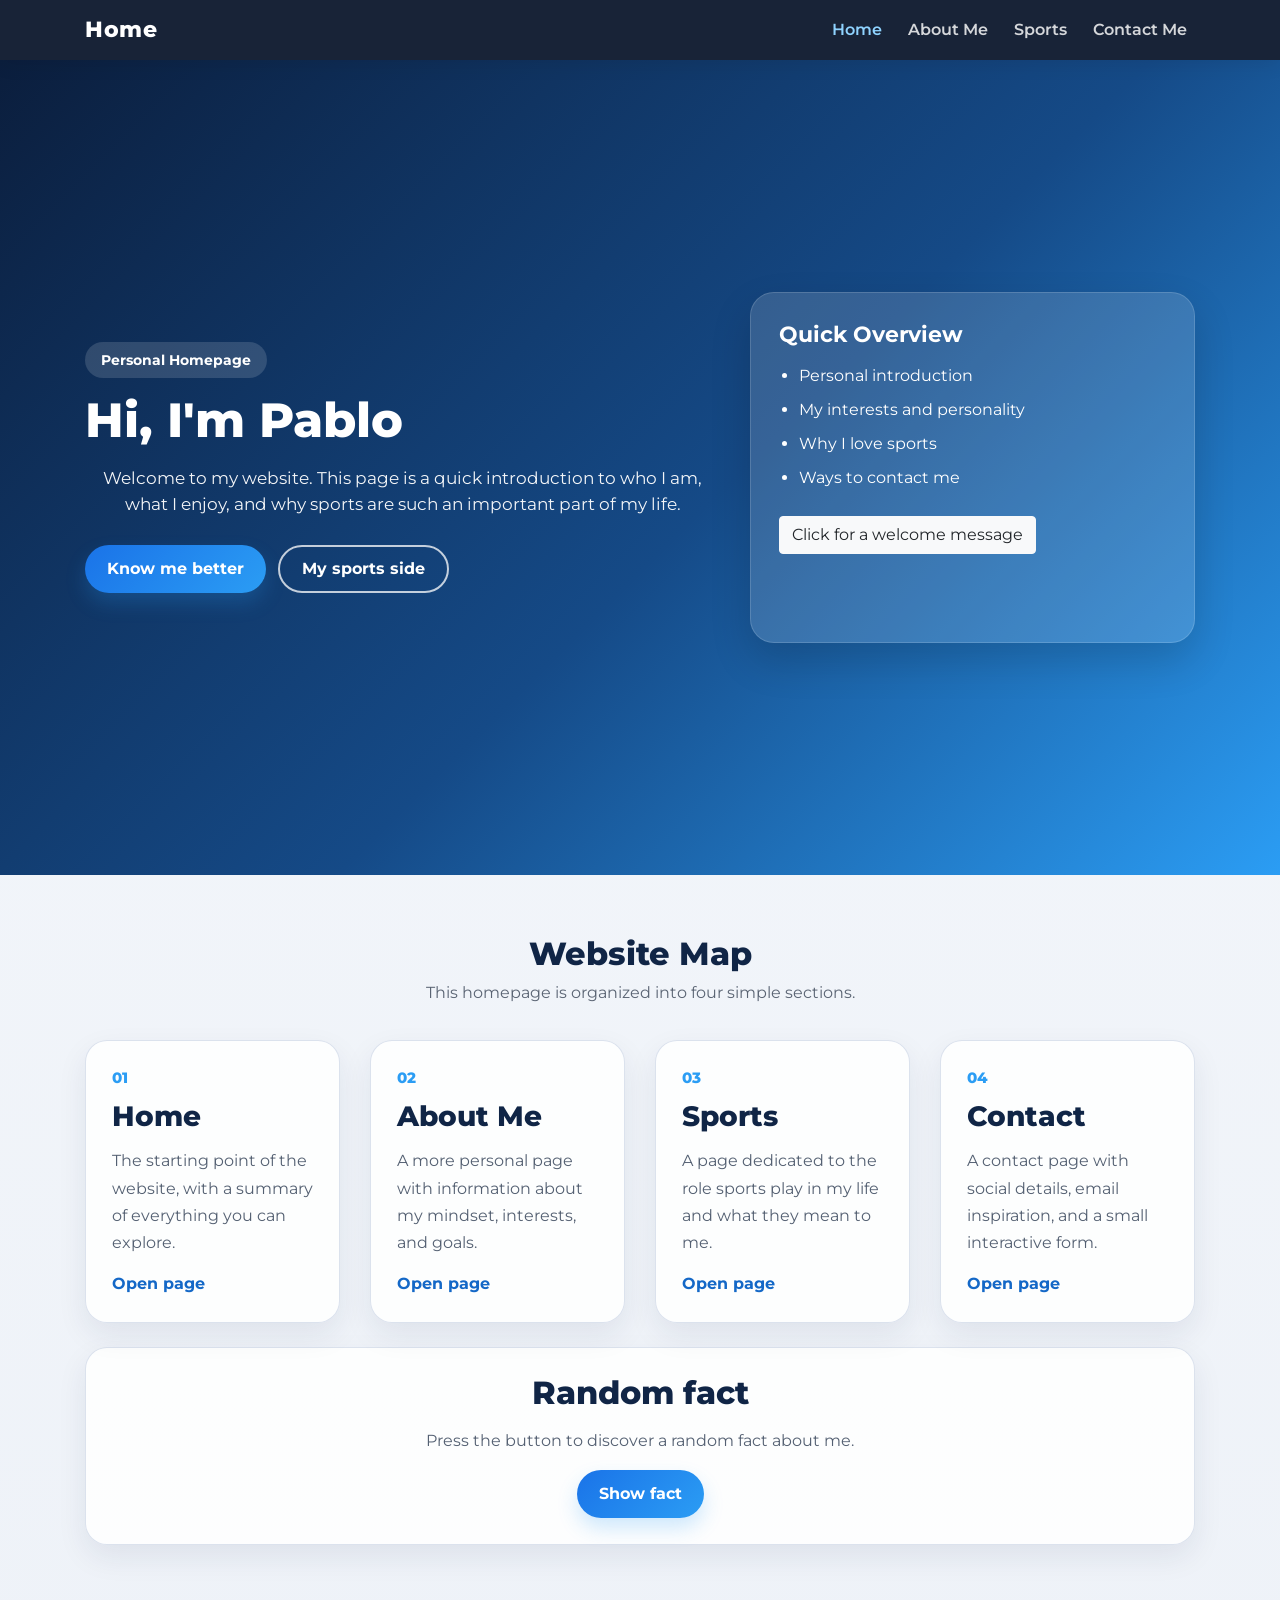
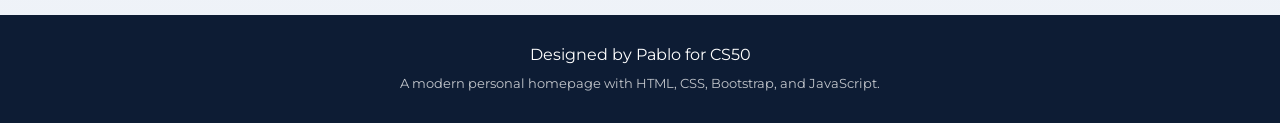
<file: week-8/homepage/index.html>
<!DOCTYPE html>
<html lang="en">
<head>
    <meta name="viewport" content="width=device-width, initial-scale=1">
    <meta charset="UTF-8">
    <title>Pablo | Home</title>

    <link rel="stylesheet" href="https://cdn.jsdelivr.net/npm/bootstrap@4.5.3/dist/css/bootstrap.min.css" integrity="sha384-TX8t27EcRE3e/ihU7zmQxVncDAy5uIKz4rEkgIXeMed4M0jlfIDPvg6uqKI2xXr2" crossorigin="anonymous">
    <script src="https://code.jquery.com/jquery-3.5.1.slim.min.js" integrity="sha384-DfXdz2htPH0lsSSs5nCTpuj/zy4C+OGpamoFVy38MVBnE+IbbVYUew+OrCXaRkfj" crossorigin="anonymous"></script>
    <script src="https://cdn.jsdelivr.net/npm/bootstrap@4.5.3/dist/js/bootstrap.bundle.min.js" integrity="sha384-ho+j7jyWK8fNQe+A12Hb8AhRq26LrZ/JpcUGGOn+Y7RsweNrtN/tE3MoK7ZeZDyx" crossorigin="anonymous"></script>

    <link href="https://fonts.googleapis.com/css2?family=Montserrat:wght@400;600;700;800&display=swap" rel="stylesheet">
    <link href="styles.css" rel="stylesheet">
    <script src="script.js" defer></script>
</head>
<body>
    <nav class="navbar navbar-expand-lg navbar-dark custom-nav">
        <div class="container">
            <a class="navbar-brand brand-name" href="index.html">Home</a>
            <button class="navbar-toggler" type="button" data-toggle="collapse" data-target="#navbarMain">
                <span class="navbar-toggler-icon"></span>
            </button>

            <div class="collapse navbar-collapse" id="navbarMain">
                <ul class="navbar-nav ml-auto">
                    <li class="nav-item"><a class="nav-link active" href="index.html">Home</a></li>
                    <li class="nav-item"><a class="nav-link" href="about.html">About Me</a></li>
                    <li class="nav-item"><a class="nav-link" href="sports.html">Sports</a></li>
                    <li class="nav-item"><a class="nav-link" href="contact.html">Contact Me</a></li>
                </ul>
            </div>
        </div>
    </nav>

    <header class="hero-section">
        <div class="container">
            <div class="row align-items-center min-vh-75">
                <div class="col-lg-7">
                    <p class="hero-tag">Personal Homepage</p>
                    <h1 class="hero-title">Hi, I'm Pablo</h1>
                    <p class="hero-subtitle">
                        Welcome to my website. This page is a quick introduction to who I am, what I enjoy,
                        and why sports are such an important part of my life.
                    </p>
                    <div class="hero-buttons">
                        <a href="about.html" class="btn btn-main mr-2">Know me better</a>
                        <a href="sports.html" class="btn btn-outline-light-custom">My sports side</a>
                    </div>
                </div>

                <div class="col-lg-5 mt-4 mt-lg-0">
                    <div class="hero-card">
                        <h2 class="hero-card-title">Quick Overview</h2>
                        <ul class="hero-list">
                            <li>Personal introduction</li>
                            <li>My interests and personality</li>
                            <li>Why I love sports</li>
                            <li>Ways to contact me</li>
                        </ul>
                        <button id="welcome-btn" class="btn btn-light mt-3">Click for a welcome message</button>
                        <p id="welcome-text" class="dynamic-text mt-3"></p>
                    </div>
                </div>
            </div>
        </div>
    </header>

    <main class="container page-spacing">
        <section class="section-heading text-center">
            <h2>Website Map</h2>
            <p>This homepage is organized into four simple sections.</p>
        </section>

        <section class="row">
            <div class="col-md-6 col-xl-3 mb-4">
                <div class="feature-card">
                    <div class="feature-number">01</div>
                    <h3>Home</h3>
                    <p>The starting point of the website, with a summary of everything you can explore.</p>
                    <a href="index.html" class="feature-link">Open page</a>
                </div>
            </div>

            <div class="col-md-6 col-xl-3 mb-4">
                <div class="feature-card">
                    <div class="feature-number">02</div>
                    <h3>About Me</h3>
                    <p>A more personal page with information about my mindset, interests, and goals.</p>
                    <a href="about.html" class="feature-link">Open page</a>
                </div>
            </div>

            <div class="col-md-6 col-xl-3 mb-4">
                <div class="feature-card">
                    <div class="feature-number">03</div>
                    <h3>Sports</h3>
                    <p>A page dedicated to the role sports play in my life and what they mean to me.</p>
                    <a href="sports.html" class="feature-link">Open page</a>
                </div>
            </div>

            <div class="col-md-6 col-xl-3 mb-4">
                <div class="feature-card">
                    <div class="feature-number">04</div>
                    <h3>Contact</h3>
                    <p>A contact page with social details, email inspiration, and a small interactive form.</p>
                    <a href="contact.html" class="feature-link">Open page</a>
                </div>
            </div>
        </section>

        <section class="info-banner text-center">
            <h2>Random fact</h2>
            <p id="fact-text">Press the button to discover a random fact about me.</p>
            <button id="fact-btn" class="btn btn-main">Show fact</button>
        </section>
    </main>

    <footer class="site-footer">
        <div class="container text-center">
            <p class="mb-1">Designed by Pablo for CS50</p>
            <small>A modern personal homepage with HTML, CSS, Bootstrap, and JavaScript.</small>
        </div>
    </footer>
</body>
</html>
</file>
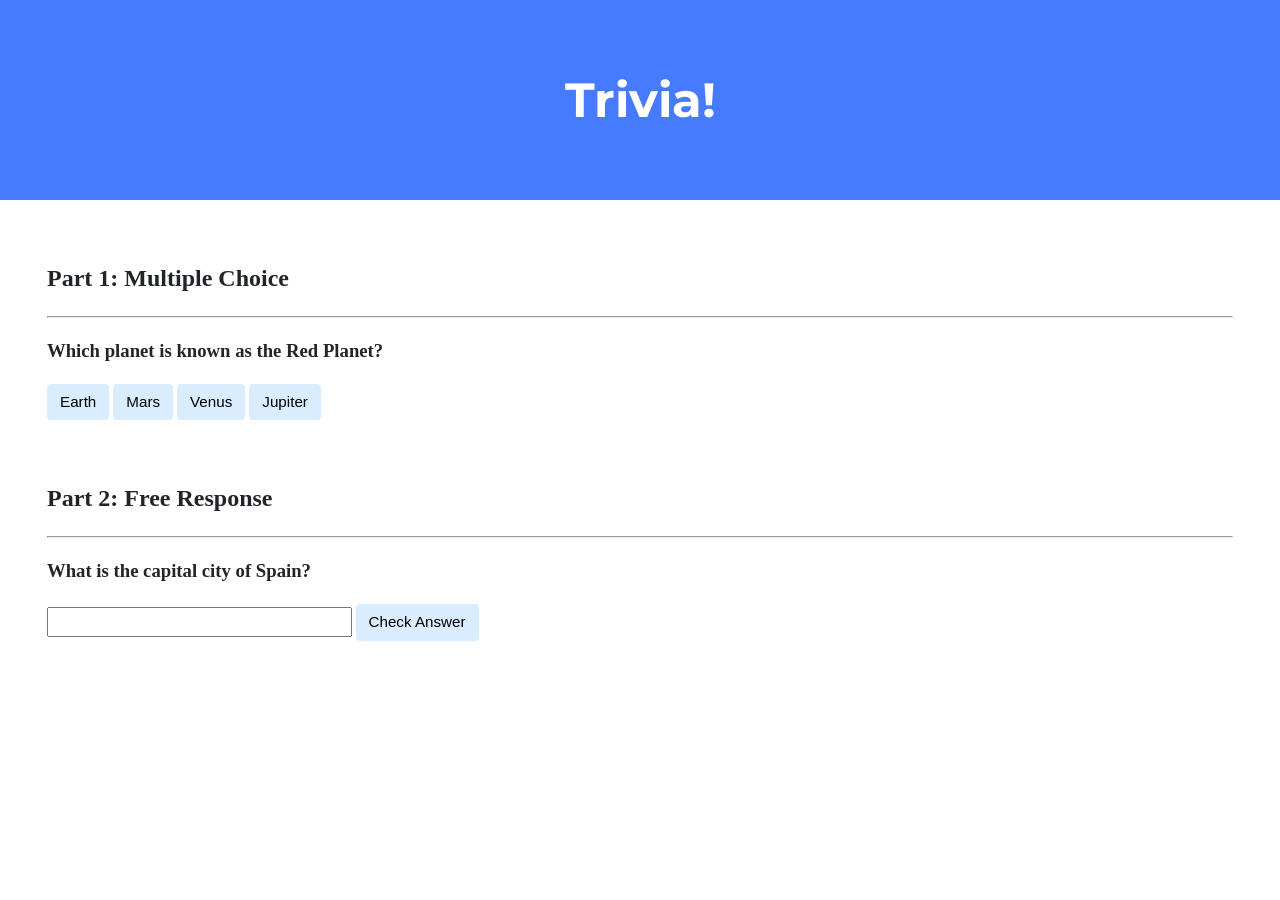
<file: week-8/trivia/index.html>
<!DOCTYPE html>

<html lang="en">
    <head>
        <link href="https://fonts.googleapis.com/css2?family=Montserrat:wght@500&display=swap" rel="stylesheet">
        <link href="styles.css" rel="stylesheet">
        <title>Trivia!</title>
        <script>
            // TODO: Add code to check answers to questions
            document.addEventListener("DOMContentLoaded", function () {
                let buttons = document.querySelectorAll(".choice");
                let result1 = document.querySelector("#result1");

                for (let i = 0; i < buttons.length; i++) {
                    buttons[i].addEventListener("click", function () {

                        // do not reset all buttons
                        for (let j = 0; j < buttons.length; j++) {
                            buttons[j].style.backgroundColor = "";
                        }

                        // check if it is correct
                        if (buttons[i].classList.contains("correct")) {
                            buttons[i].style.backgroundColor = "green";
                            result1.innerHTML = "Correct!";
                        } else {
                            buttons[i].style.backgroundColor = "red";
                            result1.innerHTML = "Incorrect";
                        }
                    });
                }

                let check = document.querySelector("#check");
                let answer = document.querySelector("#answer");
                let result2 = document.querySelector("#result2");

                check.addEventListener("click", function () {
                    if (answer.value.trim().toLowerCase() === "madrid") {
                        answer.style.backgroundColor = "green";
                        result2.innerHTML = "Correct!";
                    } else {
                        answer.style.backgroundColor = "red";
                        result2.innerHTML = "Incorrect";
                    }
                });
            });
        </script>
    </head>
    <body>
        <div class="header">
            <h1>Trivia!</h1>
        </div>

        <div class="container">
            <div class="section">
                <h2>Part 1: Multiple Choice </h2>
                <hr>
                <!-- TODO: Add multiple choice question here -->
                <h3>Which planet is known as the Red Planet?</h3>
                <button class="choice incorrect">Earth</button>
                <button class="choice correct">Mars</button>
                <button class="choice incorrect">Venus</button>
                <button class="choice incorrect">Jupiter</button>
                <p id="result1"></p>
            </div>

            <div class="section">
                <h2>Part 2: Free Response</h2>
                <hr>
                <!-- TODO: Add free response question here -->
                <h3>What is the capital city of Spain?</h3>
                <input id="answer" type="text">
                <button id="check">Check Answer</button>
                <p id="result2"></p>
            </div>
        </div>
    </body>
</html>
</file>
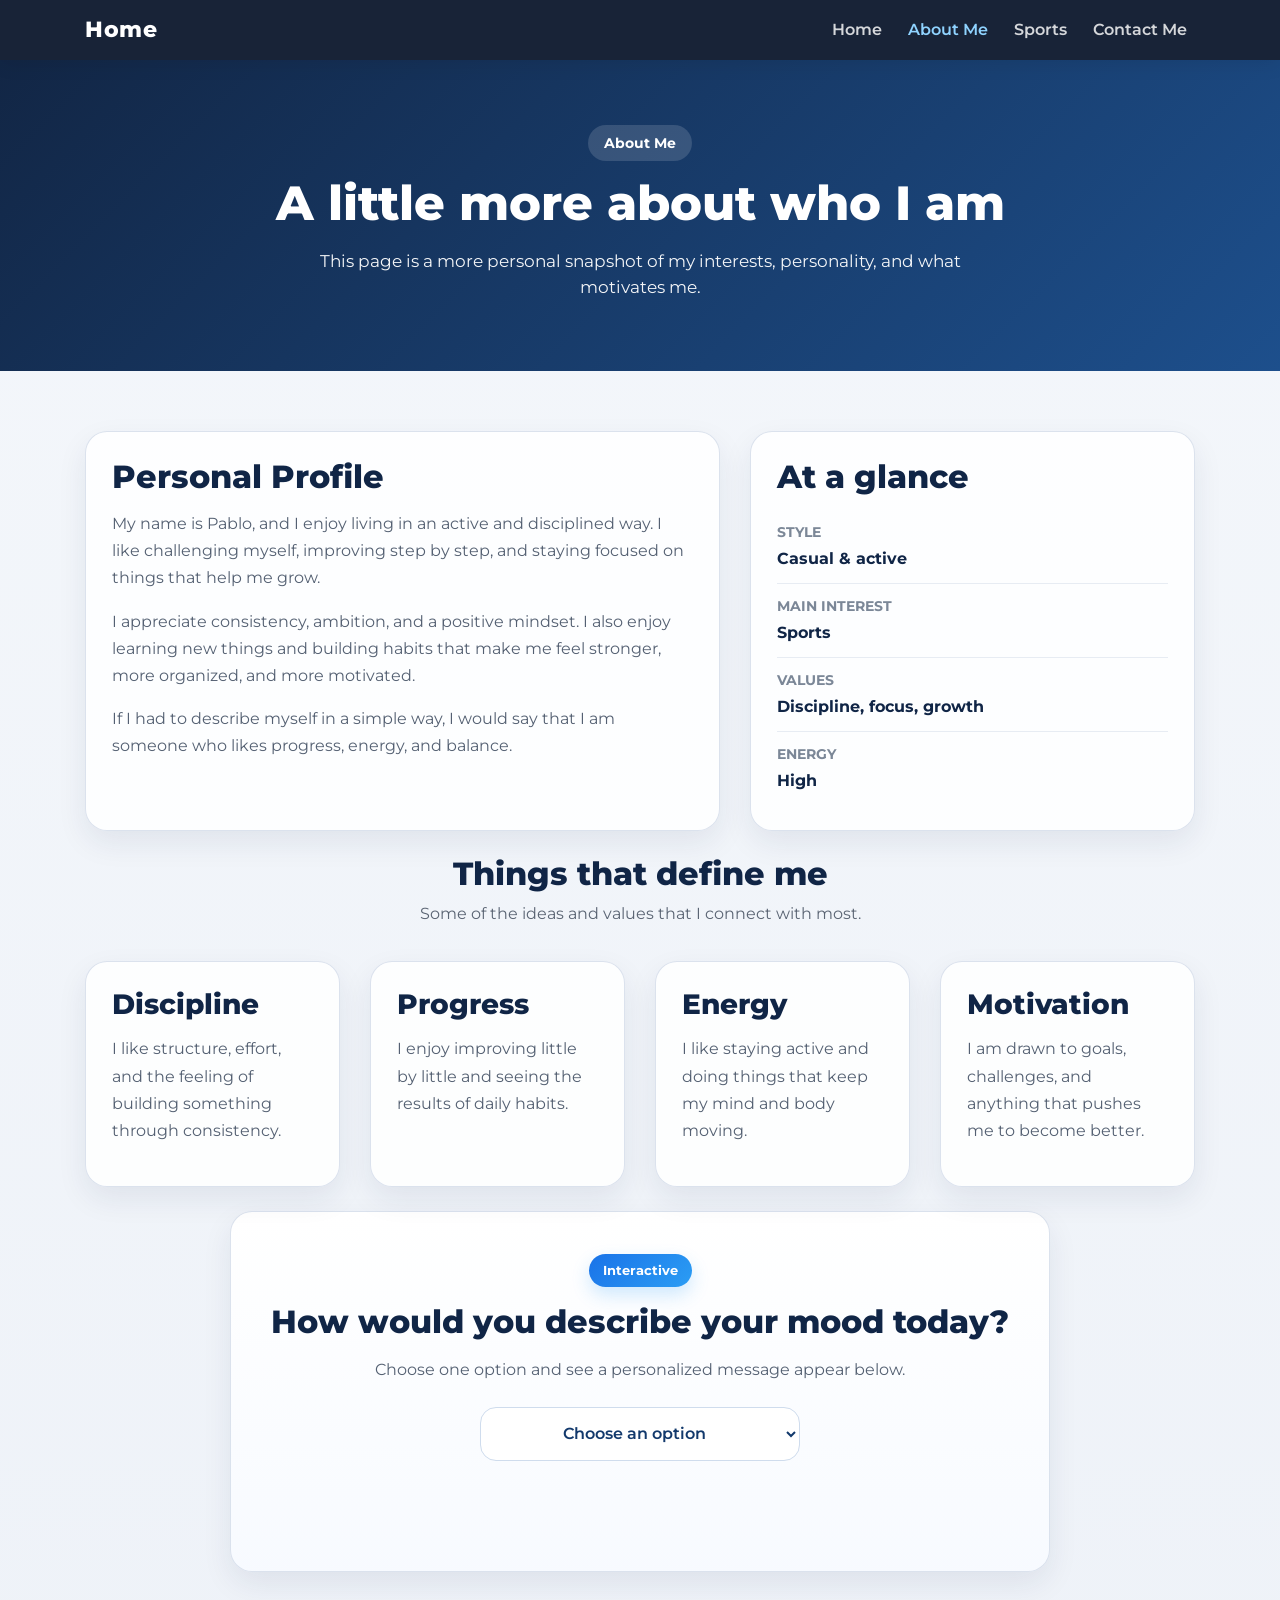
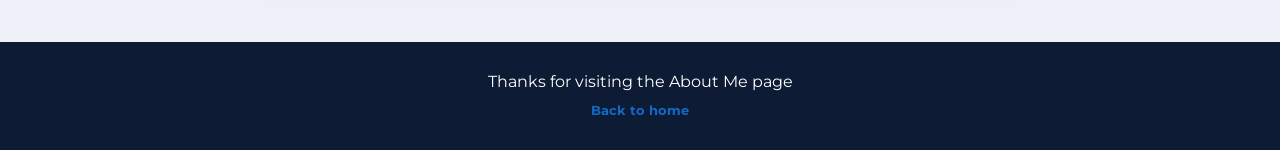
<file: week-8/homepage/about.html>
<!DOCTYPE html>
<html lang="en">
<head>
    <meta name="viewport" content="width=device-width, initial-scale=1">
    <meta charset="UTF-8">
    <title>Pablo | About Me</title>

    <link rel="stylesheet" href="https://cdn.jsdelivr.net/npm/bootstrap@4.5.3/dist/css/bootstrap.min.css" integrity="sha384-TX8t27EcRE3e/ihU7zmQxVncDAy5uIKz4rEkgIXeMed4M0jlfIDPvg6uqKI2xXr2" crossorigin="anonymous">
    <script src="https://code.jquery.com/jquery-3.5.1.slim.min.js" integrity="sha384-DfXdz2htPH0lsSSs5nCTpuj/zy4C+OGpamoFVy38MVBnE+IbbVYUew+OrCXaRkfj" crossorigin="anonymous"></script>
    <script src="https://cdn.jsdelivr.net/npm/bootstrap@4.5.3/dist/js/bootstrap.bundle.min.js" integrity="sha384-ho+j7jyWK8fNQe+A12Hb8AhRq26LrZ/JpcUGGOn+Y7RsweNrtN/tE3MoK7ZeZDyx" crossorigin="anonymous"></script>

    <link href="https://fonts.googleapis.com/css2?family=Montserrat:wght@400;600;700;800&display=swap" rel="stylesheet">
    <link href="styles.css" rel="stylesheet">
    <script src="script.js" defer></script>
</head>
<body>
    <nav class="navbar navbar-expand-lg navbar-dark custom-nav">
        <div class="container">
            <a class="navbar-brand brand-name" href="index.html">Home</a>
            <button class="navbar-toggler" type="button" data-toggle="collapse" data-target="#navbarAbout">
                <span class="navbar-toggler-icon"></span>
            </button>

            <div class="collapse navbar-collapse" id="navbarAbout">
                <ul class="navbar-nav ml-auto">
                    <li class="nav-item"><a class="nav-link" href="index.html">Home</a></li>
                    <li class="nav-item"><a class="nav-link active" href="about.html">About Me</a></li>
                    <li class="nav-item"><a class="nav-link" href="sports.html">Sports</a></li>
                    <li class="nav-item"><a class="nav-link" href="contact.html">Contact Me</a></li>
                </ul>
            </div>
        </div>
    </nav>

    <header class="subhero-section">
        <div class="container text-center">
            <p class="hero-tag">About Me</p>
            <h1 class="subhero-title">A little more about who I am</h1>
            <p class="subhero-subtitle">
                This page is a more personal snapshot of my interests, personality, and what motivates me.
            </p>
        </div>
    </header>

    <main class="container page-spacing">
        <section class="row">
            <div class="col-lg-7 mb-4">
                <div class="content-card large-card">
                    <h2>Personal Profile</h2>
                    <p>
                        My name is Pablo, and I enjoy living in an active and disciplined way. I like challenging
                        myself, improving step by step, and staying focused on things that help me grow.
                    </p>
                    <p>
                        I appreciate consistency, ambition, and a positive mindset. I also enjoy learning new things
                        and building habits that make me feel stronger, more organized, and more motivated.
                    </p>
                    <p>
                        If I had to describe myself in a simple way, I would say that I am someone who likes
                        progress, energy, and balance.
                    </p>
                </div>
            </div>

            <div class="col-lg-5 mb-4">
                <div class="content-card stat-card">
                    <h2>At a glance</h2>
                    <div class="mini-stat">
                        <span class="mini-stat-label">Style</span>
                        <span class="mini-stat-value">Casual & active</span>
                    </div>
                    <div class="mini-stat">
                        <span class="mini-stat-label">Main interest</span>
                        <span class="mini-stat-value">Sports</span>
                    </div>
                    <div class="mini-stat">
                        <span class="mini-stat-label">Values</span>
                        <span class="mini-stat-value">Discipline, focus, growth</span>
                    </div>
                    <div class="mini-stat">
                        <span class="mini-stat-label">Energy</span>
                        <span class="mini-stat-value">High</span>
                    </div>
                </div>
            </div>
        </section>

        <section class="section-heading text-center">
            <h2>Things that define me</h2>
            <p>Some of the ideas and values that I connect with most.</p>
        </section>

        <section class="row">
            <div class="col-md-6 col-xl-3 mb-4">
                <div class="feature-card">
                    <h3>Discipline</h3>
                    <p>I like structure, effort, and the feeling of building something through consistency.</p>
                </div>
            </div>
            <div class="col-md-6 col-xl-3 mb-4">
                <div class="feature-card">
                    <h3>Progress</h3>
                    <p>I enjoy improving little by little and seeing the results of daily habits.</p>
                </div>
            </div>
            <div class="col-md-6 col-xl-3 mb-4">
                <div class="feature-card">
                    <h3>Energy</h3>
                    <p>I like staying active and doing things that keep my mind and body moving.</p>
                </div>
            </div>
            <div class="col-md-6 col-xl-3 mb-4">
                <div class="feature-card">
                    <h3>Motivation</h3>
                    <p>I am drawn to goals, challenges, and anything that pushes me to become better.</p>
                </div>
            </div>
        </section>

        <section class="interactive-panel text-center mood-panel">
            <div class="mood-badge">Interactive</div>
            <h2>How would you describe your mood today?</h2>
            <p class="mood-subtext">Choose one option and see a personalized message appear below.</p>

            <div class="mood-select-wrapper">
                <select id="mood-select" class="form-control custom-select-box mx-auto">
                    <option value="">Choose an option</option>
                    <option value="focused">Focused</option>
                    <option value="energetic">Energetic</option>
                    <option value="relaxed">Relaxed</option>
                </select>
            </div>

            <p id="mood-result" class="dynamic-text mt-4"></p>
        </section>
    </main>

    <footer class="site-footer">
        <div class="container text-center">
            <p class="mb-1">Thanks for visiting the About Me page</p>
            <small><a class="footer-link" href="index.html">Back to home</a></small>
        </div>
    </footer>
</body>
</html>
</file>
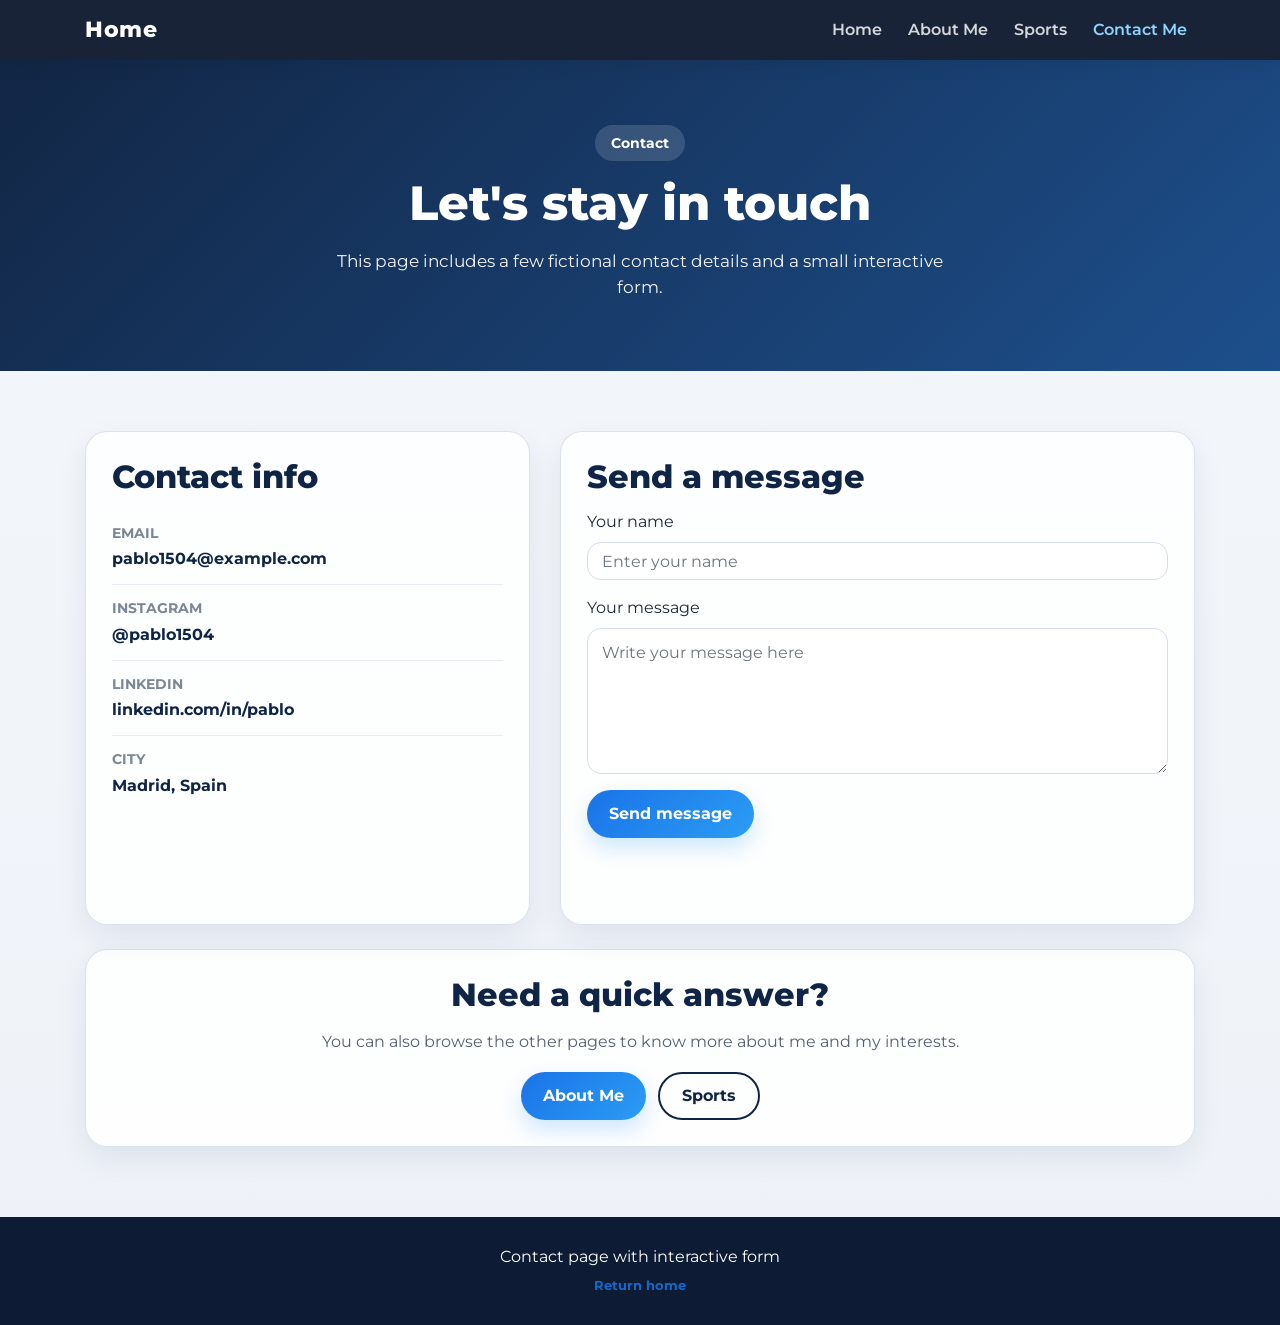
<file: week-8/homepage/contact.html>
<!DOCTYPE html>
<html lang="en">
<head>
    <meta name="viewport" content="width=device-width, initial-scale=1">
    <meta charset="UTF-8">
    <title>Pablo | Contact Me</title>

    <link rel="stylesheet" href="https://cdn.jsdelivr.net/npm/bootstrap@4.5.3/dist/css/bootstrap.min.css" integrity="sha384-TX8t27EcRE3e/ihU7zmQxVncDAy5uIKz4rEkgIXeMed4M0jlfIDPvg6uqKI2xXr2" crossorigin="anonymous">
    <script src="https://code.jquery.com/jquery-3.5.1.slim.min.js" integrity="sha384-DfXdz2htPH0lsSSs5nCTpuj/zy4C+OGpamoFVy38MVBnE+IbbVYUew+OrCXaRkfj" crossorigin="anonymous"></script>
    <script src="https://cdn.jsdelivr.net/npm/bootstrap@4.5.3/dist/js/bootstrap.bundle.min.js" integrity="sha384-ho+j7jyWK8fNQe+A12Hb8AhRq26LrZ/JpcUGGOn+Y7RsweNrtN/tE3MoK7ZeZDyx" crossorigin="anonymous"></script>

    <link href="https://fonts.googleapis.com/css2?family=Montserrat:wght@400;600;700;800&display=swap" rel="stylesheet">
    <link href="styles.css" rel="stylesheet">
    <script src="script.js" defer></script>
</head>
<body>
    <nav class="navbar navbar-expand-lg navbar-dark custom-nav">
        <div class="container">
            <a class="navbar-brand brand-name" href="index.html">Home</a>
            <button class="navbar-toggler" type="button" data-toggle="collapse" data-target="#navbarContact">
                <span class="navbar-toggler-icon"></span>
            </button>

            <div class="collapse navbar-collapse" id="navbarContact">
                <ul class="navbar-nav ml-auto">
                    <li class="nav-item"><a class="nav-link" href="index.html">Home</a></li>
                    <li class="nav-item"><a class="nav-link" href="about.html">About Me</a></li>
                    <li class="nav-item"><a class="nav-link" href="sports.html">Sports</a></li>
                    <li class="nav-item"><a class="nav-link active" href="contact.html">Contact Me</a></li>
                </ul>
            </div>
        </div>
    </nav>

    <header class="subhero-section">
        <div class="container text-center">
            <p class="hero-tag">Contact</p>
            <h1 class="subhero-title">Let's stay in touch</h1>
            <p class="subhero-subtitle">
                This page includes a few fictional contact details and a small interactive form.
            </p>
        </div>
    </header>

    <main class="container page-spacing">
        <section class="row">
            <div class="col-lg-5 mb-4">
                <div class="content-card">
                    <h2>Contact info</h2>
                    <div class="contact-item">
                        <span class="contact-label">Email</span>
                        <span class="contact-value">pablo1504@example.com</span>
                    </div>
                    <div class="contact-item">
                        <span class="contact-label">Instagram</span>
                        <span class="contact-value">@pablo1504</span>
                    </div>
                    <div class="contact-item">
                        <span class="contact-label">LinkedIn</span>
                        <span class="contact-value">linkedin.com/in/pablo</span>
                    </div>
                    <div class="contact-item">
                        <span class="contact-label">City</span>
                        <span class="contact-value">Madrid, Spain</span>
                    </div>
                </div>
            </div>

            <div class="col-lg-7 mb-4">
                <div class="content-card">
                    <h2>Send a message</h2>
                    <form id="contact-form">
                        <div class="form-group">
                            <label for="name">Your name</label>
                            <input id="name" type="text" class="form-control custom-input" placeholder="Enter your name">
                        </div>

                        <div class="form-group">
                            <label for="message">Your message</label>
                            <textarea id="message" class="form-control custom-input" rows="5" placeholder="Write your message here"></textarea>
                        </div>

                        <button type="submit" class="btn btn-main">Send message</button>
                    </form>

                    <p id="form-result" class="dynamic-text mt-3"></p>
                </div>
            </div>
        </section>

        <section class="info-banner text-center">
            <h2>Need a quick answer?</h2>
            <p>You can also browse the other pages to know more about me and my interests.</p>
            <a href="about.html" class="btn btn-main mr-2">About Me</a>
            <a href="sports.html" class="btn btn-outline-dark-custom">Sports</a>
        </section>
    </main>

    <footer class="site-footer">
        <div class="container text-center">
            <p class="mb-1">Contact page with interactive form</p>
            <small><a class="footer-link" href="index.html">Return home</a></small>
        </div>
    </footer>
</body>
</html>
</file>
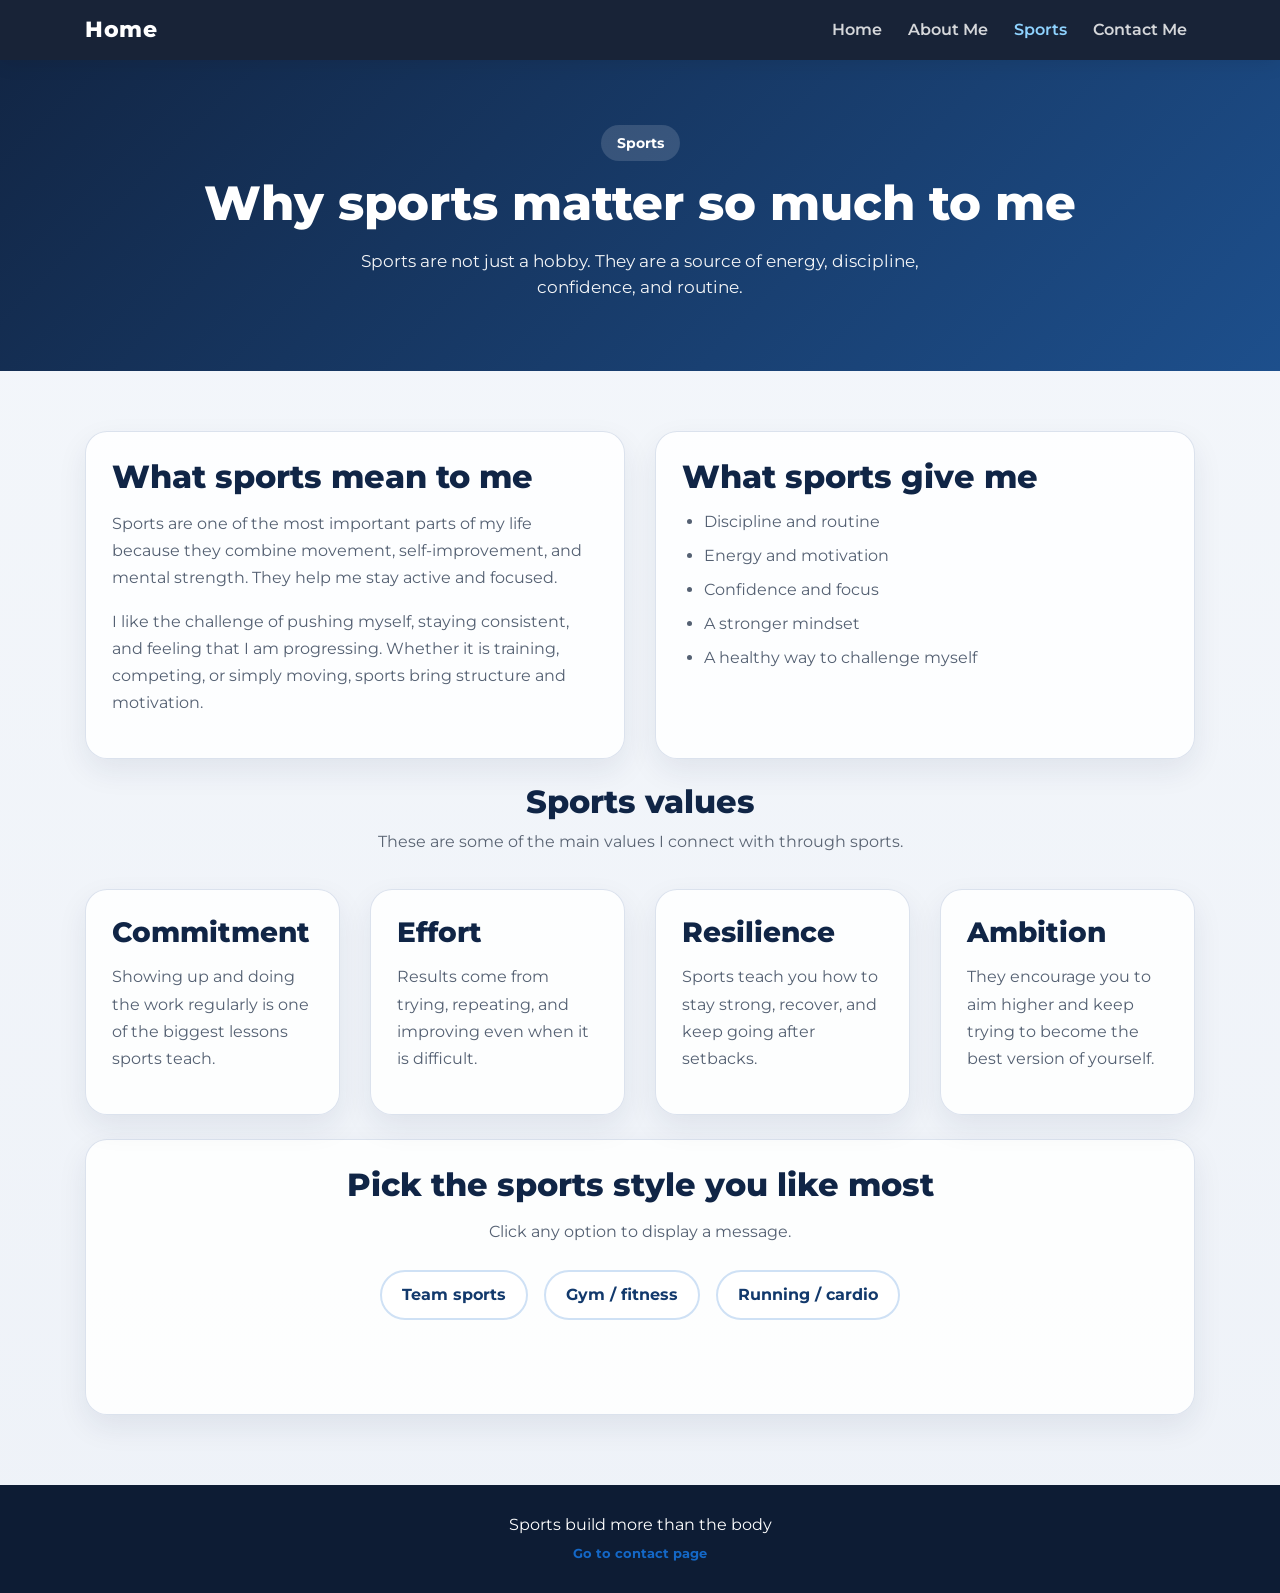
<file: week-8/homepage/sports.html>
<!DOCTYPE html>
<html lang="en">
<head>
    <meta name="viewport" content="width=device-width, initial-scale=1">
    <meta charset="UTF-8">
    <title>Pablo | Sports</title>

    <link rel="stylesheet" href="https://cdn.jsdelivr.net/npm/bootstrap@4.5.3/dist/css/bootstrap.min.css" integrity="sha384-TX8t27EcRE3e/ihU7zmQxVncDAy5uIKz4rEkgIXeMed4M0jlfIDPvg6uqKI2xXr2" crossorigin="anonymous">
    <script src="https://code.jquery.com/jquery-3.5.1.slim.min.js" integrity="sha384-DfXdz2htPH0lsSSs5nCTpuj/zy4C+OGpamoFVy38MVBnE+IbbVYUew+OrCXaRkfj" crossorigin="anonymous"></script>
    <script src="https://cdn.jsdelivr.net/npm/bootstrap@4.5.3/dist/js/bootstrap.bundle.min.js" integrity="sha384-ho+j7jyWK8fNQe+A12Hb8AhRq26LrZ/JpcUGGOn+Y7RsweNrtN/tE3MoK7ZeZDyx" crossorigin="anonymous"></script>

    <link href="https://fonts.googleapis.com/css2?family=Montserrat:wght@400;600;700;800&display=swap" rel="stylesheet">
    <link href="styles.css" rel="stylesheet">
    <script src="script.js" defer></script>
</head>
<body>
    <nav class="navbar navbar-expand-lg navbar-dark custom-nav">
        <div class="container">
            <a class="navbar-brand brand-name" href="index.html">Home</a>
            <button class="navbar-toggler" type="button" data-toggle="collapse" data-target="#navbarSports">
                <span class="navbar-toggler-icon"></span>
            </button>

            <div class="collapse navbar-collapse" id="navbarSports">
                <ul class="navbar-nav ml-auto">
                    <li class="nav-item"><a class="nav-link" href="index.html">Home</a></li>
                    <li class="nav-item"><a class="nav-link" href="about.html">About Me</a></li>
                    <li class="nav-item"><a class="nav-link active" href="sports.html">Sports</a></li>
                    <li class="nav-item"><a class="nav-link" href="contact.html">Contact Me</a></li>
                </ul>
            </div>
        </div>
    </nav>

    <header class="subhero-section">
        <div class="container text-center">
            <p class="hero-tag">Sports</p>
            <h1 class="subhero-title">Why sports matter so much to me</h1>
            <p class="subhero-subtitle">
                Sports are not just a hobby. They are a source of energy, discipline, confidence, and routine.
            </p>
        </div>
    </header>

    <main class="container page-spacing">
        <section class="row">
            <div class="col-lg-6 mb-4">
                <div class="content-card large-card">
                    <h2>What sports mean to me</h2>
                    <p>
                        Sports are one of the most important parts of my life because they combine movement,
                        self-improvement, and mental strength. They help me stay active and focused.
                    </p>
                    <p>
                        I like the challenge of pushing myself, staying consistent, and feeling that I am progressing.
                        Whether it is training, competing, or simply moving, sports bring structure and motivation.
                    </p>
                </div>
            </div>

            <div class="col-lg-6 mb-4">
                <div class="content-card">
                    <h2>What sports give me</h2>
                    <ul class="styled-list">
                        <li>Discipline and routine</li>
                        <li>Energy and motivation</li>
                        <li>Confidence and focus</li>
                        <li>A stronger mindset</li>
                        <li>A healthy way to challenge myself</li>
                    </ul>
                </div>
            </div>
        </section>

        <section class="section-heading text-center">
            <h2>Sports values</h2>
            <p>These are some of the main values I connect with through sports.</p>
        </section>

        <section class="row">
            <div class="col-md-6 col-xl-3 mb-4">
                <div class="feature-card">
                    <h3>Commitment</h3>
                    <p>Showing up and doing the work regularly is one of the biggest lessons sports teach.</p>
                </div>
            </div>
            <div class="col-md-6 col-xl-3 mb-4">
                <div class="feature-card">
                    <h3>Effort</h3>
                    <p>Results come from trying, repeating, and improving even when it is difficult.</p>
                </div>
            </div>
            <div class="col-md-6 col-xl-3 mb-4">
                <div class="feature-card">
                    <h3>Resilience</h3>
                    <p>Sports teach you how to stay strong, recover, and keep going after setbacks.</p>
                </div>
            </div>
            <div class="col-md-6 col-xl-3 mb-4">
                <div class="feature-card">
                    <h3>Ambition</h3>
                    <p>They encourage you to aim higher and keep trying to become the best version of yourself.</p>
                </div>
            </div>
        </section>

        <section class="interactive-panel text-center">
            <h2>Pick the sports style you like most</h2>
            <p>Click any option to display a message.</p>

            <div class="d-flex flex-wrap justify-content-center">
                <button class="btn sport-btn-custom m-2 sport-btn" data-message="Team sports are great for energy, competition, and connection with others.">Team sports</button>
                <button class="btn sport-btn-custom m-2 sport-btn" data-message="Gym and fitness are perfect for discipline, physical progress, and consistency.">Gym / fitness</button>
                <button class="btn sport-btn-custom m-2 sport-btn" data-message="Running and cardio are excellent for endurance, mindset, and mental strength.">Running / cardio</button>
            </div>

            <p id="sport-result" class="dynamic-text mt-3"></p>
        </section>
    </main>

    <footer class="site-footer">
        <div class="container text-center">
            <p class="mb-1">Sports build more than the body</p>
            <small><a class="footer-link" href="contact.html">Go to contact page</a></small>
        </div>
    </footer>
</body>
</html>
</file>
<file: week-8/homepage/styles.css>
body {
    font-family: 'Montserrat', sans-serif;
    background: linear-gradient(180deg, #f4f7fb 0%, #eef2f8 100%);
    color: #1f2937;
    margin: 0;
}

.custom-nav {
    background: rgba(12, 24, 45, 0.95);
    backdrop-filter: blur(8px);
    box-shadow: 0 4px 20px rgba(0, 0, 0, 0.08);
}

.brand-name {
    font-weight: 800;
    letter-spacing: 0.5px;
    font-size: 1.4rem;
}

.navbar-dark .navbar-nav .nav-link {
    color: rgba(255, 255, 255, 0.82);
    font-weight: 600;
    margin-left: 10px;
}

.navbar-dark .navbar-nav .nav-link:hover {
    color: #ffffff;
}

.navbar-dark .navbar-nav .active > .nav-link,
.navbar-dark .navbar-nav .nav-link.active {
    color: #8fd3ff;
}

.hero-section {
    background: linear-gradient(135deg, #0b1e3d 0%, #154a87 55%, #2b9df4 100%);
    color: white;
    padding: 70px 0;
}

.subhero-section {
    background: linear-gradient(135deg, #122645 0%, #1d4f8c 100%);
    color: white;
    padding: 65px 0 55px 0;
}

.min-vh-75 {
    min-height: 75vh;
}

.hero-tag {
    display: inline-block;
    background-color: rgba(255, 255, 255, 0.14);
    border-radius: 999px;
    padding: 8px 16px;
    font-size: 0.85rem;
    font-weight: 700;
    margin-bottom: 16px;
}

.hero-title,
.subhero-title {
    font-size: 3rem;
    font-weight: 800;
    line-height: 1.1;
    margin-bottom: 18px;
}

.hero-subtitle,
.subhero-subtitle {
    font-size: 1.08rem;
    max-width: 650px;
    opacity: 0.95;
    margin-left: auto;
    margin-right: auto;
    text-align: center;
}

.hero-card {
    background: rgba(255, 255, 255, 0.14);
    border: 1px solid rgba(255, 255, 255, 0.15);
    border-radius: 24px;
    padding: 28px;
    box-shadow: 0 18px 40px rgba(0, 0, 0, 0.16);
}

.hero-card-title {
    font-size: 1.4rem;
    font-weight: 700;
    margin-bottom: 16px;
}

.hero-list {
    padding-left: 20px;
    margin-bottom: 0;
}

.hero-list li {
    margin-bottom: 10px;
}

.hero-buttons {
    margin-top: 28px;
}

.page-spacing {
    padding-top: 60px;
    padding-bottom: 70px;
}

.section-heading {
    margin-bottom: 35px;
}

.section-heading h2 {
    font-size: 2rem;
    font-weight: 800;
    color: #102546;
}

.section-heading p {
    color: #5a6473;
}

.feature-card,
.content-card,
.info-banner,
.interactive-panel {
    background: rgba(255, 255, 255, 0.86);
    border: 1px solid rgba(215, 223, 236, 0.9);
    border-radius: 22px;
    padding: 26px;
    box-shadow: 0 12px 30px rgba(23, 44, 82, 0.08);
    height: 100%;
}

.feature-card {
    transition: transform 0.18s ease, box-shadow 0.18s ease;
}

.feature-card:hover {
    transform: translateY(-4px);
    box-shadow: 0 16px 36px rgba(23, 44, 82, 0.12);
}

.feature-number {
    font-size: 0.95rem;
    font-weight: 800;
    color: #2b9df4;
    margin-bottom: 10px;
}

.feature-card h3,
.content-card h2,
.info-banner h2,
.interactive-panel h2 {
    font-weight: 800;
    color: #102546;
    margin-bottom: 14px;
}

.feature-card p,
.content-card p,
.info-banner p,
.interactive-panel p {
    color: #546072;
    line-height: 1.7;
}

.feature-link,
.footer-link {
    color: #1468c7;
    font-weight: 700;
    text-decoration: none;
}

.feature-link:hover,
.footer-link:hover {
    text-decoration: underline;
}

.large-card {
    min-height: 100%;
}

.stat-card .mini-stat {
    display: flex;
    flex-direction: column;
    padding: 12px 0;
    border-bottom: 1px solid #e7ecf3;
}

.stat-card .mini-stat:last-child {
    border-bottom: none;
}

.mini-stat-label {
    font-size: 0.85rem;
    color: #7b8797;
    font-weight: 700;
    text-transform: uppercase;
}

.mini-stat-value {
    font-size: 1.02rem;
    font-weight: 700;
    color: #102546;
    margin-top: 4px;
}

.styled-list {
    padding-left: 22px;
    margin-bottom: 0;
}

.styled-list li {
    margin-bottom: 10px;
    color: #546072;
}

.contact-item {
    display: flex;
    flex-direction: column;
    padding: 13px 0;
    border-bottom: 1px solid #e7ecf3;
}

.contact-item:last-child {
    border-bottom: none;
}

.contact-label {
    font-size: 0.85rem;
    text-transform: uppercase;
    color: #7b8797;
    font-weight: 700;
}

.contact-value {
    color: #102546;
    font-weight: 700;
    margin-top: 4px;
}

.custom-input,
.custom-select-box {
    border-radius: 14px;
    border: 1px solid #d5ddea;
    padding: 12px 14px;
    box-shadow: none;
}

.custom-input:focus,
.custom-select-box:focus {
    border-color: #2b9df4;
    box-shadow: 0 0 0 0.2rem rgba(43, 157, 244, 0.15);
}

.custom-select-box {
    max-width: 320px;
}

.btn-main {
    background: linear-gradient(135deg, #1a73e8, #2b9df4);
    color: white;
    border: none;
    border-radius: 999px;
    padding: 12px 22px;
    font-weight: 700;
    box-shadow: 0 10px 20px rgba(43, 157, 244, 0.22);
}

.btn-main:hover {
    color: white;
    transform: translateY(-1px);
}

.btn-outline-light-custom {
    border: 2px solid rgba(255, 255, 255, 0.75);
    color: white;
    border-radius: 999px;
    padding: 10px 22px;
    font-weight: 700;
}

.btn-outline-light-custom:hover {
    background-color: white;
    color: #12396c;
}

.btn-outline-dark-custom {
    border: 2px solid #102546;
    color: #102546;
    border-radius: 999px;
    padding: 10px 22px;
    font-weight: 700;
}

.btn-outline-dark-custom:hover {
    background-color: #102546;
    color: white;
}

.sport-btn-custom {
    background: white;
    color: #12396c;
    border: 2px solid #cfe1f5;
    border-radius: 999px;
    padding: 11px 20px;
    font-weight: 700;
}

.sport-btn-custom:hover {
    background: #12396c;
    color: white;
}

.dynamic-text {
    min-height: 28px;
    font-weight: 700;
    color: #12396c;
}

.site-footer {
    background: #0d1c34;
    color: white;
    padding: 28px 0;
}

.site-footer small {
    color: rgba(255, 255, 255, 0.75);
}

@media (max-width: 991px) {
    .hero-title,
    .subhero-title {
        font-size: 2.3rem;
    }

    .hero-subtitle,
    .subhero-subtitle {
        font-size: 1rem;
    }
}

@media (max-width: 576px) {
    .hero-section,
    .subhero-section {
        padding: 50px 0;
    }

    .hero-title,
    .subhero-title {
        font-size: 2rem;
    }

    .feature-card,
    .content-card,
    .info-banner,
    .interactive-panel,
    .hero-card {
        padding: 20px;
    }
}

.mood-panel {
    max-width: 820px;
    margin: 0 auto;
    padding: 42px 30px;
    background: linear-gradient(180deg, rgba(255, 255, 255, 0.96), rgba(247, 250, 255, 0.96));
}

.mood-badge {
    display: inline-block;
    background: linear-gradient(135deg, #1a73e8, #2b9df4);
    color: white;
    font-size: 0.8rem;
    font-weight: 700;
    padding: 7px 14px;
    border-radius: 999px;
    margin-bottom: 16px;
    box-shadow: 0 8px 18px rgba(43, 157, 244, 0.22);
}

.mood-subtext {
    max-width: 560px;
    margin: 0 auto 24px auto;
}

.mood-select-wrapper {
    max-width: 360px;
    margin: 0 auto;
}

.custom-select-box {
    height: 54px;
    font-weight: 600;
    color: #12396c;
    background-color: #ffffff;
    border: 1px solid #cfdced;
    border-radius: 16px;
    padding: 0 16px;
    text-align: center;
}

.custom-select-box:focus {
    border-color: #2b9df4;
    box-shadow: 0 0 0 0.22rem rgba(43, 157, 244, 0.16);
}

#mood-result {
    font-size: 1rem;
    min-height: 28px;
}
</file>
<file: week-8/trivia/styles.css>
body {
    background-color: #fff;
    color: #212529;
    font-size: 1rem;
    font-weight: 400;
    line-height: 1.5;
    margin: 0;
    text-align: left;
}

.container {
    margin-left: auto;
    margin-right: auto;
    padding-left: 15px;
    padding-right: 15px;
}

.header {
    background-color: #477bff;
    color: #fff;
    margin-bottom: 2rem;
    padding: 2rem 1rem;
    text-align: center;
}

.section {
    padding: 0.5rem 2rem 1rem 2rem;
}

.section:hover {
    background-color: #f5f5f5;
    transition: color 2s ease-in-out, background-color 0.15s ease-in-out;
}

h1 {
    font-family: 'Montserrat', sans-serif;
    font-size: 48px;
}

button, input[type="submit"] {
    background-color: #d9edff;
    border: 1px solid transparent;
    border-radius: 0.25rem;
    font-size: 0.95rem;
    font-weight: 400;
    line-height: 1.5;
    padding: 0.375rem 0.75rem;
    text-align: center;
    transition: color 0.15s ease-in-out, background-color 0.15s ease-in-out, border-color 0.15s ease-in-out, box-shadow 0.15s ease-in-out;
    vertical-align: middle;
}


input[type="text"] {
    line-height: 1.8;
    width: 25%;
}

input[type="text"]:hover {
    background-color: #f5f5f5;
    transition: color 2s ease-in-out, background-color 0.15s ease-in-out;
}
</file>
